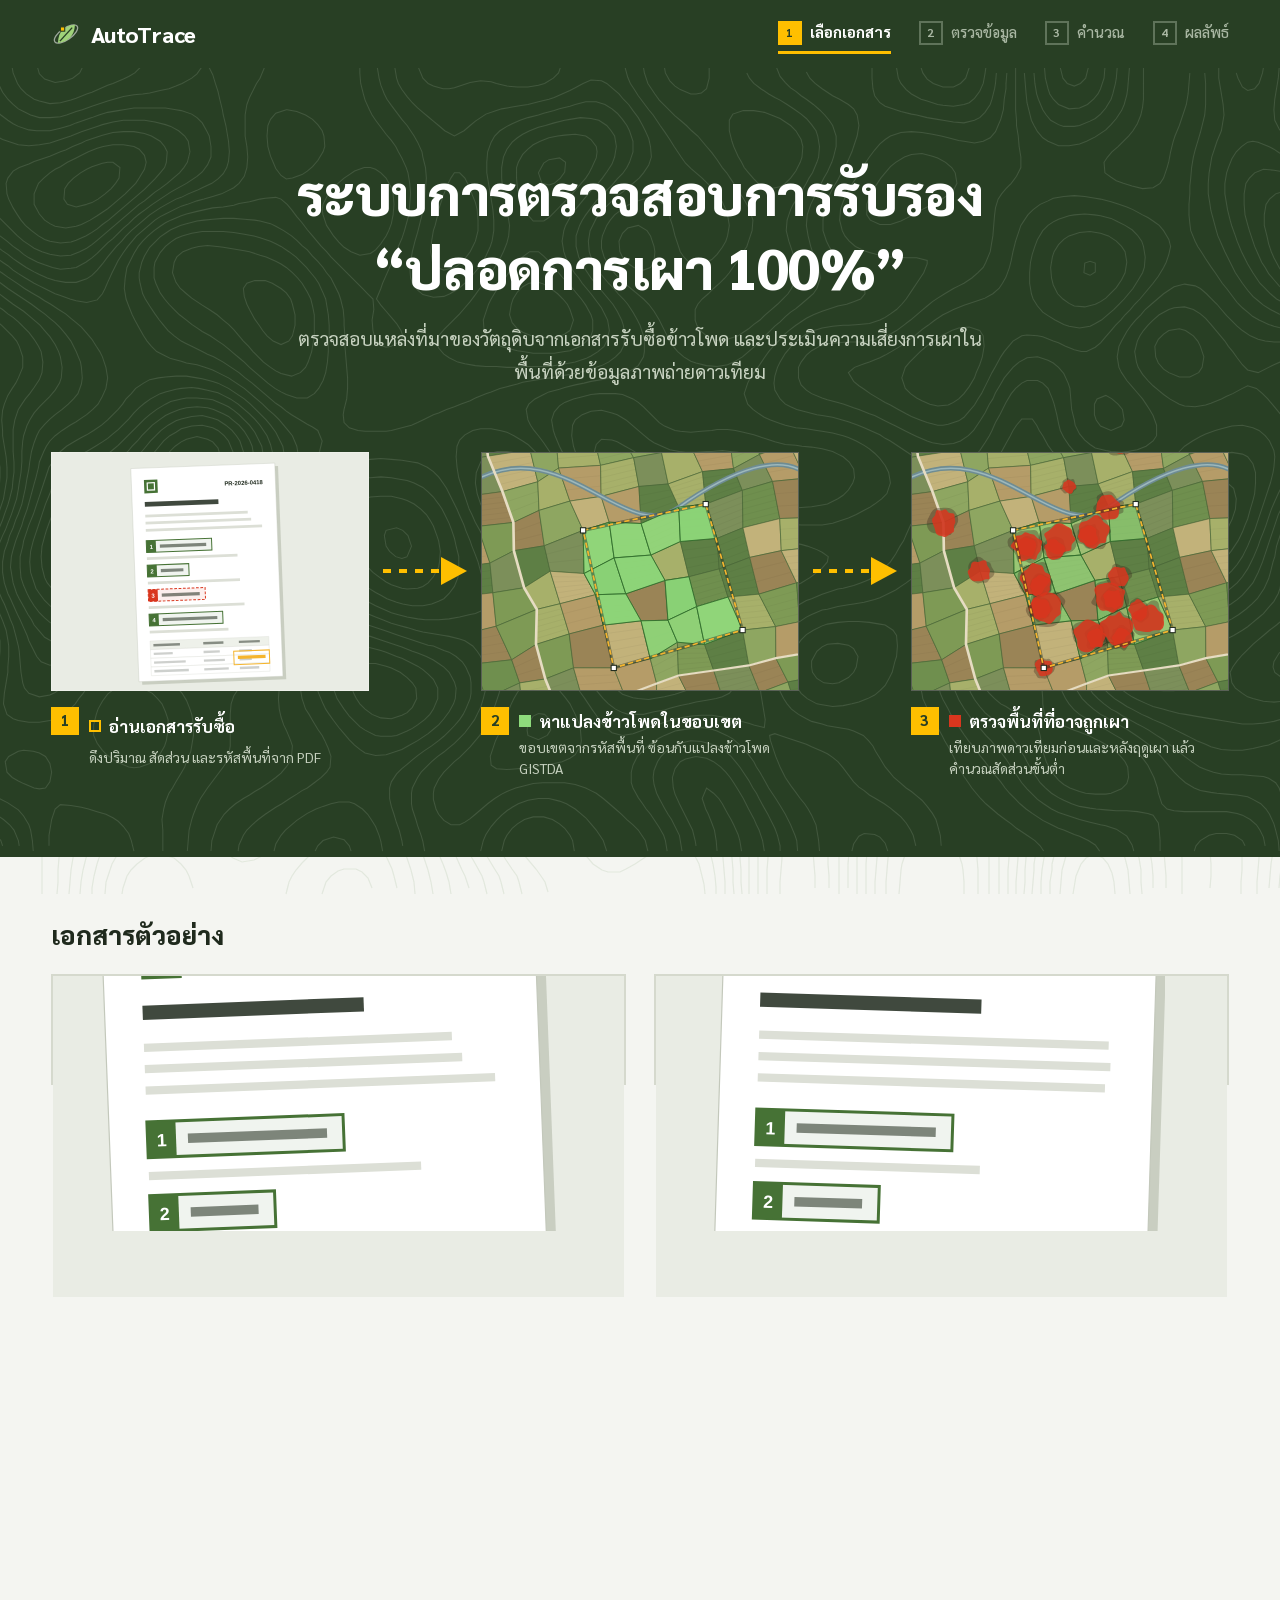
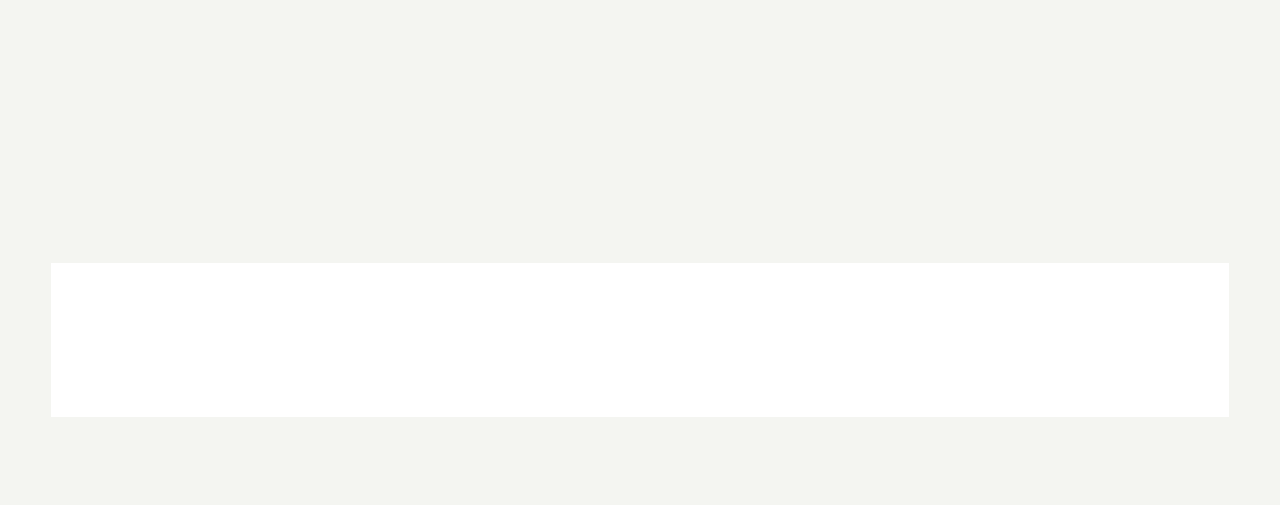
<file: frontend/demo-a/index.html>
<!doctype html>
<html lang="th">
<head>
  <meta charset="utf-8">
  <meta name="viewport" content="width=device-width, initial-scale=1">
  <title>AutoTrace</title>
  <link rel="stylesheet" href="css/fonts.css">
  <link rel="stylesheet" href="css/base.css">
  <link rel="stylesheet" href="css/animations.css">
  <link rel="stylesheet" href="css/header.css">
  <link rel="stylesheet" href="css/select.css">
  <link rel="stylesheet" href="css/review.css">
  <link rel="stylesheet" href="css/loading.css">
  <link rel="stylesheet" href="css/result.css">
  <link rel="stylesheet" href="css/ring.css">
</head>
<body>
  <div id="root"></div>

  <script src="vendor/react.production.min.js"></script>
  <script src="vendor/react-dom.production.min.js"></script>

  <script src="js/views/app.js"></script>
  <script src="js/views/header.js"></script>
  <script src="js/views/select.js"></script>
  <script src="js/views/review.js"></script>
  <script src="js/views/loading.js"></script>
  <script src="js/views/result.js"></script>
  <script src="js/views/ring.js"></script>

  <script src="js/template.js"></script>
  <script src="js/data.js"></script>
  <script src="js/app.js"></script>
  <script src="js/main.js"></script>
</body>
</html>
</file>
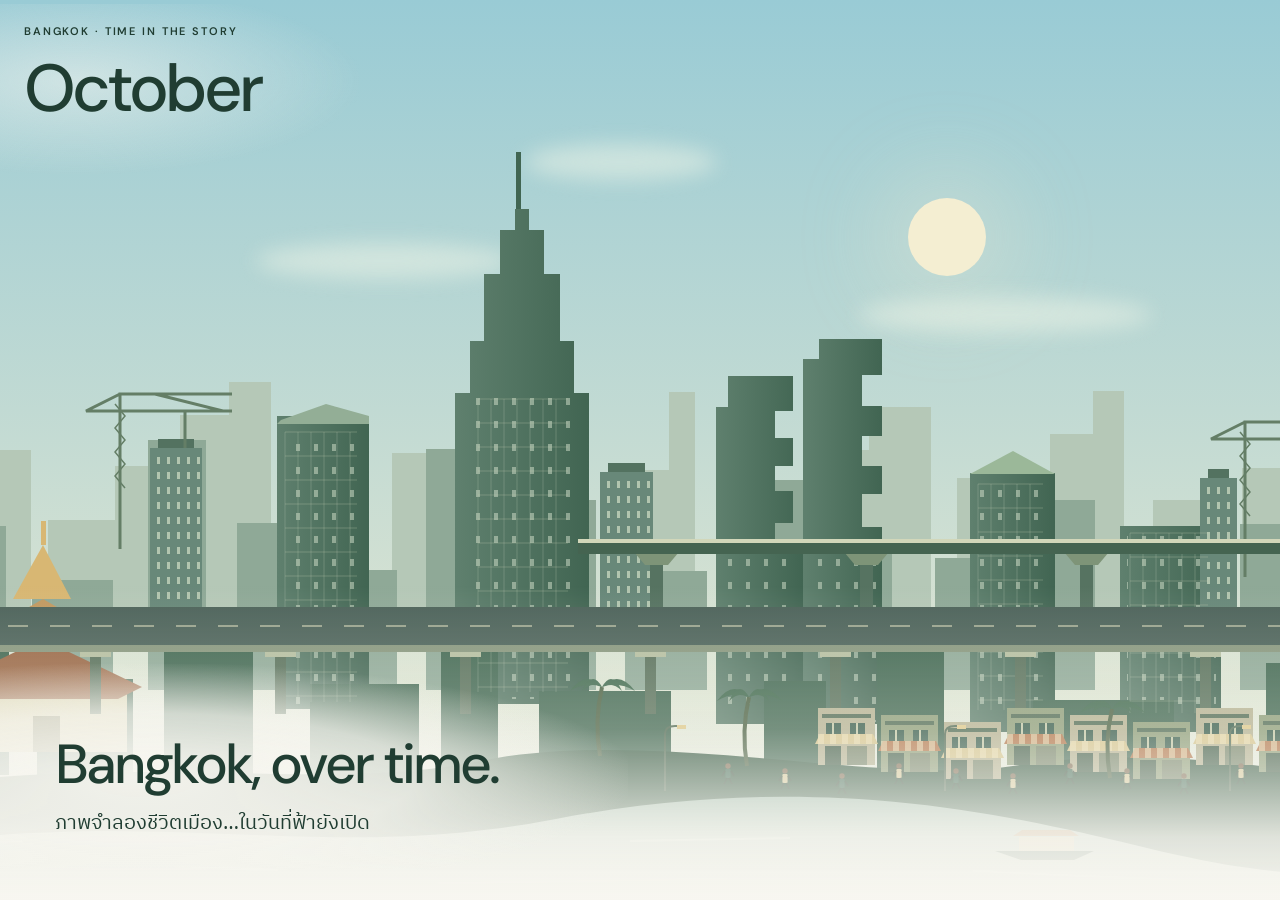
<file: frontend/pitch/index.html>
<!doctype html>
<html lang="en">
<head>
  <meta charset="utf-8">
  <meta name="viewport" content="width=device-width, initial-scale=1">
  <meta name="color-scheme" content="light">
  <title>Bangkok, over time.</title>
  <link rel="icon" href="../assets/favicon.svg" type="image/svg+xml">
  <link rel="stylesheet" href="../assets/fonts.css">
  <link rel="stylesheet" href="pitch.css">
  <script src="terrain.js" defer></script>
  <script src="city.js" defer></script>
  <script src="factory.js" defer></script>
  <script src="suppliers.js" defer></script>
  <script src="evidence.js" defer></script>
  <script src="pitch.js" defer></script>
</head>
<body>
<main id="stage" aria-label="Bangkok over time and a regional perspective">
  <div id="world">
  <div id="sky" aria-hidden="true"></div>
  <div id="stars" aria-hidden="true"></div>
  <div id="sun" aria-hidden="true"></div>
  <div id="moon" aria-hidden="true"></div>
  <div id="wisps" aria-hidden="true"><i></i><i></i><i></i></div>
  <div id="earth-backdrop" aria-hidden="true"></div>
  <canvas id="terrain" aria-label="Illustrative low-poly regional terrain, not a measured geographic dataset"></canvas>
  <div id="region-labels" aria-hidden="true"></div>
  <div id="city" aria-hidden="true">
    <svg viewBox="0 0 1600 900" preserveAspectRatio="xMidYMax slice" xmlns="http://www.w3.org/2000/svg">
      <defs>
        <pattern id="windows" width="18" height="23" patternUnits="userSpaceOnUse"><rect x="6" y="7" width="4" height="7" fill="#d2dfca" opacity=".52"/></pattern>
        <linearGradient id="river" x2="0" y2="1"><stop stop-color="#96b5a5"/><stop offset="1" stop-color="#cbd9c8"/></linearGradient>
        <linearGradient id="building" x2="1" y2="0"><stop stop-color="#5f806e"/><stop offset="1" stop-color="#416552"/></linearGradient>
      </defs>
      <g id="skyline-far" fill="#b5c8b7">
        <path d="M0 [base64]"/>
      </g>
      <g id="skyline-mid" fill="#8fa997">
        <path d="M0 [base64]"/>
      </g>
      <g fill="url(#building)">
        <path d="M437 709V416h92v293Z"/><path d="M441 420l45-16 43 12v8h-92Z" fill="#93ae96"/>
        <path d="M615 704V393h15v-52h14v-67h16v-44h15v-21h14v21h15v44h16v67h14v52h15v311Z"/>
        <path d="M676 209V152h5v57Z" fill="#416552"/>
        <path d="M876 724V407h12v-31h65v35h-18v27h18v28h-18v25h18v32h-18v24h28v177Z"/>
        <path d="M963 724V359h16v-20h63v36h-20v31h20v30h-20v30h20v28h-20v33h20v197Z"/>
        <path d="M1130 732V473h85v259Z"/><path d="M1130 474l43-23 42 23Z" fill="#9bb899"/>
        <rect x="1280" y="526" width="101" height="206"/>
      </g>
      <g fill="url(#windows)"><rect x="443" y="439" width="79" height="270"/><rect x="630" y="395" width="104" height="304"/><rect x="881" y="551" width="77" height="163"/><rect x="970" y="539" width="66" height="183"/><rect x="1137" y="480" width="69" height="240"/><rect x="1287" y="532" width="89" height="181"/></g>
      <g fill="#426852"><path d="M0 775V653h78v122h22V620h69v155h28V679h96v96h31V640h89v135h57V684h109v91h22V651h57v124h41V691h132v84h93V681h62v94h51V648h67v127h89V700h141v75h92V663h84v112h69V690h106v85h43V651h80v124h78Z"/></g>
      <g transform="translate(210 615)"><path d="M-83 137h160v-69H-83Z" fill="#d8d2ab"/><path d="M-107 72l99-48 100 48-24 12H-83Z" fill="#9a6846"/><path d="M-73 22l66-38 66 38-15 13H-58Z" fill="#c29a61"/><path d="M-37-16l30-54 28 54Z" fill="#d8b773"/><path d="M-9-70V-94h5v24Z" fill="#d8b773"/><rect x="-17" y="101" width="27" height="36" fill="#7b7b54"/></g>
      <path d="M0 799C276 744 470 796 641 761S1045 787 1173 766s300-1 427 36v98H0Z" fill="#365a43"/>
      <path d="M0 854C325 799 465 867 716 819s434-9 591 29 216 27 293 10v42H0Z" fill="url(#river)"/>
      <g fill="none" stroke="#e8eee0" stroke-width="2" opacity=".5"><path d="M790 841l160-3m-614 29 102 3m695 1 203 9"/><path d="M598 883l289-4m-803-34 98-4"/></g>
      <g transform="translate(1195 851)"><path d="M-40 0h99l-20 9h-53Z" fill="#284f3c"/><path d="M-16-14h55v14h-55Z" fill="#d6c9a0"/><path d="M-22-15h66l-9-6h-48Z" fill="#b59060"/></g>
    </svg>
  </div>
  <div id="city-lights" aria-hidden="true"></div>
  <div id="haze" aria-hidden="true"><i></i><i></i></div>
  <div id="pm-dust" aria-hidden="true"></div>
  <div id="factory-scene" aria-hidden="true">
    <canvas id="factory-canvas" aria-label="Authored fictional Factory A and businessman, not a real company or sourcing record"></canvas>
    <span id="factory-sign">FACTORY A</span>
  </div>
  <div id="supply-scene" aria-hidden="true">
    <svg id="supply-map" viewBox="0 0 1600 900" preserveAspectRatio="xMidYMid meet" role="img" aria-label="Fictional three-supplier network, not a geographic or logistics dataset"></svg>
  </div>
  <div id="cloud-pass" aria-hidden="true"></div>
  <div id="paper-fade" aria-hidden="true"></div>
  </div>
  <div id="check-backdrop" aria-hidden="true"></div>
  <section id="evidence-scene" aria-hidden="true" aria-label="Illustrated concept workflow, not a live assessment"></section>
  <section id="month-panel" aria-label="Month in the story">
    <span class="eyebrow">BANGKOK · TIME IN THE STORY</span>
    <div id="month" aria-live="polite">October</div>
  </section>
  <section id="factory-claim" aria-live="polite" aria-hidden="true" lang="th">
    <span class="eyebrow">Factory A · โรงงานสมมติ</span>
    <p>“ข้าวโพดของเรา 100% มาจากแปลงที่ไม่เผา ในช่วงเวลาที่ระบุ”</p>
  </section>
  <section class="caption" aria-live="polite"><h1 id="title">Bangkok, over time.</h1><p id="description" lang="th">ภาพจำลองชีวิตเมือง…ในวันที่ฟ้ายังเปิด</p></section>
</main>
</body>
</html>
</file>
<file: frontend/demo-a/css/fonts.css>
/* Sarabun is bundled in fonts/ so the demo still works with no internet at the venue */

@font-face {
  font-family: 'Sarabun';
  font-style: normal;
  font-weight: 400;
  font-display: swap;
  src: url('../fonts/sarabun-thai-400-normal.woff2') format('woff2');
  unicode-range: U+02D7, U+0303, U+0331, U+0E01-0E5B, U+200C-200D, U+25CC;
}

@font-face {
  font-family: 'Sarabun';
  font-style: normal;
  font-weight: 400;
  font-display: swap;
  src: url('../fonts/sarabun-latin-400-normal.woff2') format('woff2');
  unicode-range: U+0000-00FF, U+0131, U+0152-0153, U+02BB-02BC, U+02C6, U+02DA, U+02DC, U+0304, U+0308, U+0329, U+2000-206F, U+20AC, U+2122, U+2191, U+2193, U+2212, U+2215, U+FEFF, U+FFFD;
}

@font-face {
  font-family: 'Sarabun';
  font-style: normal;
  font-weight: 500;
  font-display: swap;
  src: url('../fonts/sarabun-thai-500-normal.woff2') format('woff2');
  unicode-range: U+02D7, U+0303, U+0331, U+0E01-0E5B, U+200C-200D, U+25CC;
}

@font-face {
  font-family: 'Sarabun';
  font-style: normal;
  font-weight: 500;
  font-display: swap;
  src: url('../fonts/sarabun-latin-500-normal.woff2') format('woff2');
  unicode-range: U+0000-00FF, U+0131, U+0152-0153, U+02BB-02BC, U+02C6, U+02DA, U+02DC, U+0304, U+0308, U+0329, U+2000-206F, U+20AC, U+2122, U+2191, U+2193, U+2212, U+2215, U+FEFF, U+FFFD;
}

@font-face {
  font-family: 'Sarabun';
  font-style: normal;
  font-weight: 600;
  font-display: swap;
  src: url('../fonts/sarabun-thai-600-normal.woff2') format('woff2');
  unicode-range: U+02D7, U+0303, U+0331, U+0E01-0E5B, U+200C-200D, U+25CC;
}

@font-face {
  font-family: 'Sarabun';
  font-style: normal;
  font-weight: 600;
  font-display: swap;
  src: url('../fonts/sarabun-latin-600-normal.woff2') format('woff2');
  unicode-range: U+0000-00FF, U+0131, U+0152-0153, U+02BB-02BC, U+02C6, U+02DA, U+02DC, U+0304, U+0308, U+0329, U+2000-206F, U+20AC, U+2122, U+2191, U+2193, U+2212, U+2215, U+FEFF, U+FFFD;
}

@font-face {
  font-family: 'Sarabun';
  font-style: normal;
  font-weight: 700;
  font-display: swap;
  src: url('../fonts/sarabun-thai-700-normal.woff2') format('woff2');
  unicode-range: U+02D7, U+0303, U+0331, U+0E01-0E5B, U+200C-200D, U+25CC;
}

@font-face {
  font-family: 'Sarabun';
  font-style: normal;
  font-weight: 700;
  font-display: swap;
  src: url('../fonts/sarabun-latin-700-normal.woff2') format('woff2');
  unicode-range: U+0000-00FF, U+0131, U+0152-0153, U+02BB-02BC, U+02C6, U+02DA, U+02DC, U+0304, U+0308, U+0329, U+2000-206F, U+20AC, U+2122, U+2191, U+2193, U+2212, U+2215, U+FEFF, U+FFFD;
}

@font-face {
  font-family: 'Sarabun';
  font-style: normal;
  font-weight: 800;
  font-display: swap;
  src: url('../fonts/sarabun-thai-800-normal.woff2') format('woff2');
  unicode-range: U+02D7, U+0303, U+0331, U+0E01-0E5B, U+200C-200D, U+25CC;
}

@font-face {
  font-family: 'Sarabun';
  font-style: normal;
  font-weight: 800;
  font-display: swap;
  src: url('../fonts/sarabun-latin-800-normal.woff2') format('woff2');
  unicode-range: U+0000-00FF, U+0131, U+0152-0153, U+02BB-02BC, U+02C6, U+02DA, U+02DC, U+0304, U+0308, U+0329, U+2000-206F, U+20AC, U+2122, U+2191, U+2193, U+2212, U+2215, U+FEFF, U+FFFD;
}
</file>
<file: frontend/demo-a/css/base.css>
:root {
  --brand: #283F24;
  --green: #467235;
  --accent: #FFBF00;
  --accent-hover: #F0B400;
  --soft: #FFF78D;

  --burn: #D9361E;
  --burn-ink: #A82814;
  --burn-tint: #FBE9E6;
  --warn-soft: #FCEBE7;
  --clean-tint: #E6EFE0;
  --clean-ink: #2C5321;

  --bg: #F4F5F1;
  --ink: #1F2A1D;
  --muted: #56604D;
  --line: #D5D9CD;
  --on-dark-muted: #C6D1BF;
  --cell-idle: #E3E6DE;
  --step-off: #A9B7A3;
  --step-off-border: #5F735A;
}

body {
  margin: 0;
  background: var(--bg);
}

::selection {
  background: var(--soft);
  color: var(--ink);
}

input {
  caret-color: var(--brand);
  accent-color: var(--brand);
}

a {
  color: var(--ink);
  text-underline-offset: 3px;
}

button,
input {
  font: inherit;
  color: inherit;
}

button {
  cursor: pointer;
}

a:focus-visible,
button:focus-visible,
input:focus-visible {
  outline: 3px solid var(--brand);
  outline-offset: 2px;
}

html {
  scrollbar-color: var(--muted) var(--bg);
}

.page {
  min-height: 100vh;
  display: flex;
  flex-direction: column;
  color: var(--ink);
  font-family: 'Sarabun', sans-serif;
  font-size: 17px;
  line-height: 1.65;
  background-color: var(--bg);
  background-image: url(../images/topo-light.svg);
  background-size: cover;
  background-attachment: fixed;
  background-position: center;
}

.wrap,
.wrap-wide {
  margin-left: auto;
  margin-right: auto;
  padding-left: clamp(20px, 4vw, 64px);
  padding-right: clamp(20px, 4vw, 64px);
  box-sizing: border-box;
  width: 100%;
}

.wrap {
  max-width: 1440px;
}

.wrap-wide {
  max-width: 1560px;
}

/* ---------- small shared pieces ---------- */

.num {
  font-variant-numeric: tabular-nums;
}

.muted {
  color: var(--muted);
}

.nw {
  white-space: nowrap;
}

.page-title {
  margin: 0;
  font-size: 36px;
  line-height: 1.3;
  font-weight: 800;
}

.title-block {
  display: flex;
  flex-direction: column;
  gap: 6px;
}

.section-title {
  margin: 0;
  font-size: 26px;
  font-weight: 800;
}

.bar {
  height: 8px;
  background: var(--line);
}

.bar-fill {
  height: 8px;
  background: var(--brand);
}

.tag {
  display: inline-flex;
  align-items: center;
  padding: 3px 10px;
  color: #fff;
  font-size: 14px;
  font-weight: 700;
  white-space: nowrap;
}

.tag.burn {
  background: var(--burn);
}

.tag.clean {
  background: var(--green);
}

.ok-note {
  display: inline-flex;
  align-items: center;
  gap: 6px;
  font-size: 13px;
  color: var(--muted);
}

.ok-note .tick {
  width: 16px;
  height: 16px;
  display: inline-flex;
  align-items: center;
  justify-content: center;
  background: var(--green);
  color: #fff;
}

/* little colour squares used in legends */
.key {
  width: 14px;
  height: 14px;
  flex: 0 0 auto;
}

.key.burn {
  background: var(--burn);
}

.key.clean {
  background: var(--green);
}

.key.maize {
  background: #7ed98a;
}

.key.boundary {
  box-sizing: border-box;
  border: 2px solid #f5a623;
}

/* ---------- buttons ---------- */

.cta {
  display: inline-flex;
  align-items: center;
  justify-content: center;
  gap: 10px;
  min-height: 52px;
  padding: 12px 28px;
  box-sizing: border-box;
  background: var(--accent);
  color: var(--brand);
  border: 0;
  font-weight: 700;
  font-size: 17px;
  transition: background-color .15s ease;
}

.cta:hover,
.cta:focus-visible {
  background: var(--accent-hover);
}

.ghost {
  display: inline-flex;
  align-items: center;
  justify-content: center;
  gap: 8px;
  min-height: 48px;
  padding: 10px 22px;
  box-sizing: border-box;
  background: #fff;
  color: var(--brand);
  border: 2px solid var(--brand);
  font-weight: 600;
  font-size: 16px;
  transition: background-color .15s ease, color .15s ease;
}

.ghost:hover,
.ghost:focus-visible {
  background: var(--brand);
  color: #fff;
}

.ghost.full {
  width: 100%;
}

/* grids that drop to one column on tablets and phones */
@media (max-width: 1080px) {
  .g2,
  .g3 {
    grid-template-columns: minmax(0, 1fr) !important;
  }
}

@media (max-width: 760px) {
  .nw {
    white-space: normal;
  }
}
</file>
<file: frontend/demo-a/css/animations.css>
.screen {
  animation: screen-in .38s cubic-bezier(.16, 1, .3, 1) both;
}

@keyframes screen-in {
  from { opacity: 0; transform: translateY(12px); }
  to { opacity: 1; transform: none; }
}

.overlay {
  animation: fade .25s ease both;
}

@keyframes fade {
  from { opacity: 0; }
  to { opacity: 1; }
}

/* things that fade in when JS adds the "on" class */
.reveal {
  opacity: 0;
  transform: translateY(8px);
  transition: opacity .5s cubic-bezier(.16, 1, .3, 1), transform .5s cubic-bezier(.16, 1, .3, 1);
}

.reveal.on {
  opacity: 1;
  transform: none;
}

/* the width / height / clip values are set from JS, these just make them move smoothly */
.layer { transition: clip-path .9s cubic-bezier(.65, 0, .35, 1); }
.cell { transition: background-color .35s ease; }
.grow { transition: height 1s cubic-bezier(.16, 1, .3, 1); }
.fill { transition: width 1s linear; }
.upfill { transition: width 1.3s cubic-bezier(.4, 0, .2, 1); }
.arc { transition: stroke-dashoffset 1s cubic-bezier(.16, 1, .3, 1); }
.fadeop { transition: opacity .45s ease; }
.sign { display: inline-block; transition: transform .2s ease; }

.scan {
  position: absolute;
  left: 0;
  right: 0;
  height: 3px;
  background: #fff;
  opacity: .85;
  animation: scan 1.1s linear infinite alternate;
}

@keyframes scan {
  from { top: 0; }
  to { top: calc(100% - 3px); }
}

.pulse {
  animation: pulse 1s ease-in-out infinite alternate;
}

@keyframes pulse {
  from { opacity: .35; }
  to { opacity: 1; }
}

.pipe {
  animation: pipe-in .9s cubic-bezier(.16, 1, .3, 1) both;
}

@keyframes pipe-in {
  from { opacity: 0; clip-path: inset(0 0 100% 0); transform: translateY(16px); }
  to { opacity: 1; clip-path: inset(0 0 0 0); transform: none; }
}

.pipe-arrow {
  animation: arrow-in .6s cubic-bezier(.16, 1, .3, 1) both;
}

@keyframes arrow-in {
  from { opacity: 0; transform: translateX(-14px); }
  to { opacity: 1; transform: none; }
}

/* dashed line that keeps moving along the arrow */
.trace {
  stroke-dasharray: 8 8;
  animation: trace 1s linear infinite;
}

@keyframes trace {
  to { stroke-dashoffset: -32; }
}

.read-progress {
  display: none;
}

/* scroll effects, only for browsers that support scroll-driven animations (Chrome, Edge).
   other browsers just show everything without the effect */
@supports (animation-timeline: view()) {
  .sr {
    animation: sr-in linear both;
    animation-timeline: view();
    animation-range: entry 0% cover 26%;
  }

  @keyframes sr-in {
    from { opacity: 0; transform: translateY(48px); }
    to { opacity: 1; transform: none; }
  }

  .sr-orbit {
    animation: sr-orbit linear both;
    animation-timeline: view();
    animation-range: entry 0% cover 45%;
  }

  @keyframes sr-orbit {
    from { transform: scale(1.14); filter: saturate(.6) brightness(.85); }
    to { transform: none; filter: none; }
  }

  .sr-y {
    transform-origin: bottom;
    animation: sr-y linear both;
    animation-timeline: view();
    animation-range: entry 20% cover 45%;
  }

  @keyframes sr-y {
    from { transform: scaleY(0); }
    to { transform: none; }
  }

  /* yellow line under the header that fills up as you scroll the result page */
  .read-progress {
    display: block;
    position: absolute;
    left: 0;
    right: 0;
    bottom: -3px;
    height: 3px;
    background: var(--accent);
    transform-origin: left;
    animation: readp linear both;
    animation-timeline: scroll(root);
  }

  @keyframes readp {
    from { transform: scaleX(0); }
    to { transform: scaleX(1); }
  }
}

@media (prefers-reduced-motion: reduce) {
  * {
    animation-duration: .01s !important;
    transition-duration: .01s !important;
  }

  .scan,
  .pulse,
  .trace {
    animation: none;
  }

  .sr,
  .sr-orbit,
  .sr-y {
    animation: none !important;
  }
}
</file>
<file: frontend/demo-a/css/header.css>
.topbar {
  position: sticky;
  top: 0;
  z-index: 30;
  background: var(--brand);
}

.topbar-inner {
  padding-top: 12px;
  padding-bottom: 12px;
  display: flex;
  flex-wrap: wrap;
  gap: 12px 40px;
  align-items: center;
  justify-content: space-between;
}

.logo {
  display: flex;
  gap: 10px;
  align-items: center;
  padding: 4px 0;
  background: none;
  border: 0;
  color: #fff;
  font-weight: 800;
  font-size: 22px;
  letter-spacing: -0.01em;
}

.steps {
  list-style: none;
  margin: 0;
  padding: 0;
  display: flex;
  flex-wrap: wrap;
  gap: 8px 28px;
  font-size: 15px;
}

.steps li {
  display: flex;
  gap: 8px;
  align-items: center;
  padding: 6px 0;
  border-bottom: 3px solid transparent;
}

.step-box {
  width: 24px;
  height: 24px;
  box-sizing: border-box;
  display: flex;
  align-items: center;
  justify-content: center;
  border: 2px solid transparent;
  font-size: 12px;
  font-weight: 700;
  transition: background-color .3s ease;
}

/* on phones only the current step keeps its label */
@media (max-width: 760px) {
  .steps .lab {
    display: none;
  }

  .steps li[data-cur="true"] .lab {
    display: inline;
  }
}
</file>
<file: frontend/demo-a/css/select.css>
/* ---------- hero ---------- */

.hero {
  color: #fff;
  border-bottom: 1px solid var(--brand);
  background-color: var(--brand);
  background-image: url(../images/topo-dark.svg);
  background-size: cover;
  background-position: center;
}

.hero-inner {
  padding-top: clamp(48px, 7vw, 88px);
  padding-bottom: clamp(48px, 6vw, 80px);
  display: flex;
  flex-direction: column;
  gap: clamp(40px, 5vw, 64px);
}

.hero-text {
  display: flex;
  flex-direction: column;
  align-items: center;
  gap: 18px;
  text-align: center;
}

.hero-text h1 {
  margin: 0;
  max-width: 18em;
  font-size: clamp(34px, 4.4vw, 58px);
  line-height: 1.3;
  font-weight: 800;
  letter-spacing: -0.01em;
  text-wrap: balance;
}

.hero-text p {
  margin: 0;
  max-width: 36em;
  font-size: clamp(17px, 1.5vw, 20px);
  line-height: 1.75;
  color: var(--on-dark-muted);
  text-wrap: pretty;
}

/* ---------- 3 step pipeline ---------- */

/* pictures sit in row 1 and captions in row 2,
   so the arrows (also row 1) line up with the middle of the pictures */
.pipe-grid {
  display: grid;
  grid-template-columns: minmax(0, 1fr) 112px minmax(0, 1fr) 112px minmax(0, 1fr);
  grid-template-rows: auto auto;
  row-gap: 16px;
}

.pipe-pic {
  grid-row: 1;
  position: relative;
  aspect-ratio: 4 / 3;
  overflow: hidden;
  border: 1px solid rgba(255, 255, 255, 0.22);
  background: #2a3427;
}

.pipe-pic img {
  position: absolute;
  inset: 0;
  width: 100%;
  height: 100%;
  object-fit: cover;
}

.pipe-pic.doc-pic {
  background: #E9ECE4;
}

.pipe-pic.doc-pic img {
  object-fit: contain;
}

.pipe-cap {
  grid-row: 2;
  display: grid;
  grid-template-columns: 28px 1fr;
  gap: 2px 10px;
  color: #fff;
}

.pipe-num {
  grid-row: span 2;
  width: 28px;
  height: 28px;
  display: flex;
  align-items: center;
  justify-content: center;
  background: var(--accent);
  color: var(--brand);
  font-weight: 800;
  font-size: 15px;
}

.pipe-title {
  display: flex;
  gap: 8px;
  align-items: center;
  font-weight: 700;
  font-size: 17px;
}

.pipe-note {
  font-size: 14px;
  line-height: 1.5;
  color: var(--on-dark-muted);
}

.swatch {
  width: 12px;
  height: 12px;
  flex: 0 0 auto;
}

.swatch.doc {
  box-sizing: border-box;
  border: 2px solid var(--accent);
}

.swatch.maize {
  background: #8EDB7C;
}

.swatch.burn {
  background: var(--burn);
}

.pipe-link {
  grid-row: 1;
  align-self: center;
  display: flex;
  align-items: center;
  justify-content: center;
}

.pipe-grid .first { grid-column: 1; }
.pipe-grid .second { grid-column: 3; }
.pipe-grid .third { grid-column: 5; }
.pipe-link.first { grid-column: 2; }
.pipe-link.second { grid-column: 4; }

/* each piece comes in a little after the one before it */
.pipe-pic.first { animation-delay: .1s; }
.pipe-cap.first { animation-delay: .2s; }
.pipe-link.first { animation-delay: .35s; }
.pipe-pic.second { animation-delay: .3s; }
.pipe-cap.second { animation-delay: .4s; }
.pipe-link.second { animation-delay: .55s; }
.pipe-pic.third { animation-delay: .5s; }
.pipe-cap.third { animation-delay: .6s; }

/* ---------- sample documents ---------- */

.select-main {
  padding-top: 56px;
  padding-bottom: 88px;
  display: flex;
  flex-direction: column;
  gap: 56px;
}

.samples {
  display: flex;
  flex-direction: column;
  gap: 18px;
}

.doc-cards {
  display: grid;
  grid-template-columns: repeat(2, minmax(0, 1fr));
  gap: 28px;
}

.doc-card {
  display: flex;
  flex-direction: column;
  background: #fff;
  border: 2px solid var(--line);
  transition: border-color .15s ease;
}

/* !important because the selected border colour comes in as an inline style */
.doc-card:hover,
.doc-card:focus-within {
  border-color: var(--brand) !important;
}

.doc-thumb {
  position: relative;
  aspect-ratio: 16 / 9;
  overflow: hidden;
  background: #E9ECE4;
}

.doc-thumb .art {
  position: absolute;
  inset: 0;
  width: 100%;
  height: 100%;
  object-fit: cover;
  object-position: center 30%;
  transition: transform .6s cubic-bezier(.16, 1, .3, 1);
}

.doc-card:hover .art {
  transform: scale(1.035);
}

.doc-pin {
  position: absolute;
  left: 0;
  bottom: 0;
  display: flex;
  align-items: center;
  gap: 6px;
  padding: 6px 12px;
  background: var(--brand);
  color: #fff;
  font-size: 14px;
}

.doc-body {
  flex: 1;
  display: flex;
  flex-direction: column;
  gap: 20px;
  padding: 24px 28px 28px;
}

.doc-head {
  display: flex;
  justify-content: space-between;
  align-items: baseline;
  gap: 12px;
}

.doc-head h3 {
  margin: 0;
  font-size: 28px;
  font-weight: 800;
  line-height: 1.3;
}

.doc-no {
  font-size: 15px;
  color: var(--muted);
}

.doc-facts {
  margin: 0;
  display: grid;
  grid-template-columns: 120px minmax(0, 1fr);
  gap: 8px 16px;
  font-size: 16px;
}

.doc-facts dt {
  color: var(--muted);
}

.doc-facts dd {
  margin: 0;
}

.doc-facts .with-icon {
  display: flex;
  gap: 6px;
  align-items: center;
}

.claim {
  padding: 3px 8px;
  background: var(--soft);
  font-weight: 700;
}

.doc-action {
  margin-top: auto;
}

.upload-progress {
  display: flex;
  flex-direction: column;
  gap: 10px;
}

.upload-progress-head {
  display: flex;
  justify-content: space-between;
  gap: 12px;
  font-weight: 600;
}

.upload-progress .ok {
  color: var(--green);
}

/* ---------- upload box ---------- */

.dropzone {
  display: flex;
  flex-wrap: wrap;
  gap: 12px 20px;
  align-items: center;
  padding: 18px 22px;
  border: 2px dashed var(--green);
  background: #fff;
}

.dropzone-icon {
  color: var(--brand);
}

.dropzone-text {
  flex: 1 1 260px;
  min-width: 0;
}

/* ---------- history table ---------- */

.history {
  display: flex;
  flex-direction: column;
  gap: 14px;
}

.history .section-title {
  font-size: 24px;
}

.table-scroll {
  overflow-x: auto;
}

.history-table {
  width: 100%;
  border-collapse: collapse;
  background: #fff;
  border: 1px solid var(--line);
  font-size: 16px;
}

.history-table th {
  padding: 10px 16px;
  text-align: left;
  font-weight: 600;
  font-size: 14px;
  color: var(--muted);
  border-bottom: 1px solid var(--line);
}

.history-table td {
  padding: 12px 16px;
  border-bottom: 1px solid var(--line);
  transition: background-color .15s ease;
}

.history-table .row:hover td {
  background: var(--bg);
}

.history-table .company {
  font-weight: 600;
}

.mini-bar {
  display: inline-block;
  position: relative;
  width: 112px;
  height: 8px;
  margin-right: 12px;
  vertical-align: middle;
  background: var(--line);
}

.mini-bar span {
  position: absolute;
  left: 0;
  top: 0;
  bottom: 0;
}

.mini-bar .burn { background: var(--burn); }
.mini-bar .clean { background: var(--green); }
.score.burn { color: var(--burn); }
.score.clean { color: var(--green); }

/* ---------- smaller screens ---------- */

@media (max-width: 1080px) {
  .pipe-grid {
    display: flex;
    flex-direction: column;
  }

  /* arrows turn to point down when the steps stack */
  .pipe-grid .pipe-link {
    height: 72px;
  }

  .pipe-grid .pipe-link svg {
    width: 72px;
    height: 28px;
    transform: rotate(90deg);
  }

  .pipe-grid .pipe-cap {
    margin-bottom: 4px;
  }
}
</file>
<file: frontend/demo-a/css/review.css>
.review-screen {
  display: flex;
  flex-direction: column;
  min-height: 100%;
}

.review-main {
  flex: 1;
  padding-top: 36px;
  padding-bottom: 64px;
  display: flex;
  flex-direction: column;
  gap: 24px;
}

.review-head {
  display: flex;
  flex-wrap: wrap;
  justify-content: space-between;
  align-items: flex-end;
  gap: 16px 32px;
}

.page-sub {
  margin: 0;
  font-size: 17px;
  color: var(--muted);
}

.match-count {
  display: flex;
  gap: 12px;
  align-items: center;
  font-size: 15px;
}

.meter {
  display: flex;
  gap: 4px;
}

.meter-seg {
  width: 26px;
  height: 8px;
  box-sizing: border-box;
  border: 2px solid transparent;
  transition: background-color .3s ease;
}

.warn-text {
  color: var(--burn-ink);
}

.review-grid {
  display: grid;
  grid-template-columns: minmax(0, 1fr) minmax(0, 1.15fr);
  gap: 28px;
  align-items: stretch;
}

.panel {
  background: #fff;
  border: 1px solid var(--line);
}

.panel-head {
  display: flex;
  justify-content: space-between;
  align-items: center;
  gap: 12px;
  padding: 14px 20px;
  border-bottom: 1px solid var(--line);
}

.panel-head h2 {
  margin: 0;
  font-size: 19px;
  font-weight: 700;
}

.panel-meta {
  display: inline-flex;
  gap: 6px;
  align-items: center;
  font-size: 14px;
  color: var(--muted);
}

/* ---------- left: document next to the fields it was read into ---------- */

.doc-check {
  display: grid;
  grid-template-columns: 184px minmax(0, 1fr);
  gap: 20px;
  padding: 20px;
}

.page-preview {
  display: flex;
  flex-direction: column;
  gap: 8px;
  max-width: 220px;
}

.mini-page-frame {
  padding: 10px;
  background: var(--bg);
  border: 1px solid var(--line);
}

/* tiny A4 page, the boxes show where each value was read from */
.mini-page {
  aspect-ratio: 210 / 297;
  padding: 12px 10px;
  box-sizing: border-box;
  display: flex;
  flex-direction: column;
  gap: 6px;
  background: #fff;
  font-size: 11px;
  line-height: 1.25;
}

.mini-page .ln {
  height: 5px;
  background: #E3E5DF;
}

.mark-box {
  display: flex;
  gap: 5px;
  align-items: center;
  padding: 2px 5px;
  border: 2px solid var(--ink);
  background: rgba(0, 0, 0, 0.04);
  font-weight: 700;
  transition: background-color .3s ease;
}

.mark-box span {
  width: 13px;
  height: 13px;
  flex: 0 0 auto;
  display: inline-flex;
  align-items: center;
  justify-content: center;
  background: var(--brand);
  color: #fff;
  font-size: 9px;
}

.page-count {
  text-align: center;
  font-size: 13px;
  color: var(--muted);
}

.fields {
  display: flex;
  flex-direction: column;
  gap: 18px;
}

.field {
  display: flex;
  flex-direction: column;
  gap: 6px;
}

.field-label {
  display: flex;
  gap: 10px;
  align-items: center;
  font-size: 15px;
  font-weight: 600;
}

.field-no {
  width: 24px;
  height: 24px;
  flex: 0 0 auto;
  box-sizing: border-box;
  display: inline-flex;
  align-items: center;
  justify-content: center;
  background: var(--brand);
  color: #fff;
  font-size: 12px;
  font-weight: 700;
  transition: background-color .3s ease;
}

.input {
  width: 100%;
  min-height: 46px;
  box-sizing: border-box;
  padding: 10px 12px;
  border: 2px solid var(--ink);
  background: #fff;
  font-size: 17px;
}

/* the box bleeds out a bit so the dashed outline doesn't touch the text */
.field-check {
  gap: 8px;
  padding: 14px;
  margin: 0 -14px;
  outline-offset: -2px;
  transition: background-color .3s ease;
}

.share-inputs {
  display: grid;
  grid-template-columns: 64px auto minmax(0, 104px) auto;
  justify-content: start;
  gap: 8px;
  align-items: center;
}

.pending-note {
  display: flex;
  flex-wrap: wrap;
  gap: 10px 16px;
  align-items: center;
  justify-content: space-between;
}

.pending-note .warn-text {
  display: inline-flex;
  gap: 6px;
  align-items: center;
  font-size: 14px;
  font-weight: 700;
}

.ghost.small {
  min-height: 40px;
  padding: 6px 14px;
  font-size: 15px;
  font-weight: 700;
}

/* ---------- right: map ---------- */

.map {
  position: relative;
  aspect-ratio: 1830 / 960;
  overflow: hidden;
  background: #cfd3ca;
}

.map img {
  position: absolute;
  inset: 0;
  width: 100%;
  height: 100%;
  object-fit: cover;
}

.map-handle {
  position: absolute;
  width: 14px;
  height: 14px;
  margin: -7px;
  background: #fff;
  border: 2px solid var(--ink);
}

.map-tag {
  position: absolute;
  padding: 6px 10px;
  background: var(--brand);
  color: #fff;
  line-height: 1.3;
}

.map-tag-name {
  font-weight: 700;
}

.map-tag-size {
  font-size: 13px;
}

.map-tools {
  position: absolute;
  right: 12px;
  top: 12px;
  display: flex;
  background: #fff;
  border: 1px solid var(--line);
}

.tool {
  display: flex;
  gap: 6px;
  align-items: center;
  min-height: 40px;
  padding: 6px 12px;
  border: 0;
  background: #fff;
  color: var(--ink);
  font-size: 14px;
}

.tool + .tool {
  border-left: 1px solid var(--line);
}

.tool.active {
  background: var(--bg);
  font-weight: 600;
}

.tool:hover {
  background: var(--bg);
}

.map-body {
  padding: 20px;
  display: flex;
  flex-direction: column;
  gap: 18px;
}

.map-note {
  margin: 0;
  font-size: 14px;
  color: var(--muted);
}

.coords {
  display: grid;
  grid-template-columns: 1fr 1fr 1fr;
  gap: 16px;
  align-items: start;
}

.coord-label {
  font-size: 15px;
  font-weight: 600;
}

/* same height as the inputs so the three columns line up */
.area-size {
  font-size: 26px;
  font-weight: 800;
  line-height: 46px;
  white-space: nowrap;
}

.area-size .unit {
  font-size: 15px;
  font-weight: 600;
}

.area-size .km {
  font-size: 14px;
  font-weight: 400;
  color: var(--muted);
}

.match-choice {
  display: flex;
  flex-direction: column;
  gap: 10px;
}

.match-choice-title {
  font-weight: 700;
}

.choice-row {
  display: grid;
  grid-template-columns: 1fr 1fr;
}

.choice {
  display: flex;
  gap: 10px;
  align-items: center;
  min-height: 50px;
  padding: 0 16px;
  border: 2px solid var(--brand);
  font-weight: 600;
  text-align: left;
  transition: background-color .15s ease, color .15s ease;
}

.choice + .choice {
  border-left: 0;
}

/* ---------- back / next ---------- */

.review-actions {
  display: flex;
  flex-wrap: wrap;
  gap: 16px 24px;
  align-items: center;
  justify-content: space-between;
  padding-top: 24px;
  border-top: 1px solid var(--line);
}

.review-actions-next {
  display: flex;
  flex-wrap: wrap;
  gap: 12px 24px;
  align-items: center;
  justify-content: flex-end;
}
</file>
<file: frontend/demo-a/css/loading.css>
.loading-main {
  padding-top: 48px;
  padding-bottom: 72px;
  display: grid;
  grid-template-columns: minmax(0, 0.85fr) minmax(0, 1.15fr);
  gap: clamp(32px, 4vw, 72px);
  align-items: start;
}

.loading-side {
  display: flex;
  flex-direction: column;
  gap: 24px;
}

.loading-sub {
  margin: 0;
  color: var(--muted);
}

.load-progress {
  display: flex;
  flex-direction: column;
  gap: 8px;
}

.load-count {
  display: flex;
  justify-content: space-between;
  font-size: 14px;
  color: var(--muted);
}

/* ---------- step list ---------- */

.load-steps {
  list-style: none;
  margin: 0;
  padding: 0;
}

.load-steps li {
  display: grid;
  grid-template-columns: 32px 1fr auto;
  column-gap: 16px;
  transition: opacity .35s ease;
}

.step-rail {
  display: flex;
  flex-direction: column;
  align-items: center;
}

.step-mark {
  width: 32px;
  height: 32px;
  box-sizing: border-box;
  display: flex;
  align-items: center;
  justify-content: center;
}

.step-mark.done {
  background: var(--green);
  color: #fff;
}

.step-mark.now {
  border: 2px solid var(--brand);
}

.step-mark.now .pulse {
  width: 12px;
  height: 12px;
  background: var(--brand);
}

.step-mark.wait {
  border: 2px solid var(--line);
  color: var(--muted);
  font-size: 14px;
  font-weight: 700;
}

/* the line that joins one step to the next */
.step-line {
  width: 2px;
  flex: 1;
  min-height: 16px;
  transition: background-color .35s ease;
}

.step-text {
  padding: 4px 0 22px;
}

.step-title {
  font-weight: 700;
  font-size: 18px;
}

.step-found {
  font-size: 15px;
  color: var(--muted);
}

.step-status {
  padding-top: 6px;
  font-size: 14px;
  color: var(--muted);
}

.cta.big {
  font-size: 18px;
  padding: 14px 36px;
}

/* ---------- map with the layers ---------- */

.map-card {
  margin: 0;
  background: #fff;
  border: 1px solid var(--line);
}

.map-stage {
  position: relative;
  aspect-ratio: 4 / 3;
  overflow: hidden;
  background: #2a3427;
}

.map-wait {
  position: absolute;
  inset: 0;
  display: flex;
  align-items: center;
  justify-content: center;
  color: var(--on-dark-muted);
  font-size: 15px;
}

.map-stage .layer {
  position: absolute;
  inset: 0;
  width: 100%;
  height: 100%;
  object-fit: cover;
}

.map-stage-label {
  position: absolute;
  left: 0;
  top: 0;
  padding: 6px 12px;
  background: rgba(20, 28, 18, 0.82);
  color: #fff;
  font-size: 14px;
}

.burn-chip {
  position: absolute;
  left: 0;
  bottom: 0;
  padding: 14px 20px;
  color: #fff;
  line-height: 1.25;
}

.burn-chip-value {
  font-size: 46px;
  font-weight: 800;
}

.burn-chip-text {
  font-size: 14px;
}

.map-legend {
  display: flex;
  flex-wrap: wrap;
  gap: 6px 24px;
  padding: 12px 16px;
  border-top: 1px solid var(--line);
  font-size: 14px;
}

.map-legend > span {
  display: inline-flex;
  gap: 8px;
  align-items: center;
}

.map-caption {
  padding: 0 16px 14px;
  font-size: 13px;
  color: var(--muted);
}
</file>
<file: frontend/demo-a/css/result.css>
/* ---------- top: the big number ---------- */

.result-hero {
  background: #fff;
  border-bottom: 1px solid var(--line);
}

.result-hero-inner {
  padding-top: 56px;
  padding-bottom: 64px;
  display: grid;
  grid-template-columns: minmax(0, 1.1fr) minmax(0, 1fr);
  gap: clamp(32px, 5vw, 80px);
  align-items: center;
}

.headline {
  display: flex;
  flex-direction: column;
  gap: 8px;
}

.headline h1 {
  margin: 0;
  font-size: 30px;
  line-height: 1.4;
  font-weight: 600;
}

.big-number {
  margin: 0;
  font-size: clamp(96px, 11vw, 176px);
  line-height: 1;
  font-weight: 800;
  letter-spacing: -0.04em;
}

.headline-sub {
  margin: 10px 0 0;
  font-size: 21px;
}

.verdict {
  margin-top: 20px;
  align-self: flex-start;
  display: flex;
  gap: 10px;
  align-items: center;
  padding: 12px 18px;
  font-size: 20px;
  font-weight: 800;
  transition-delay: 1.2s;
}

.prov-row {
  margin-top: 16px;
  display: flex;
}

.prov-toggle {
  align-self: flex-start;
  gap: 10px;
  padding: 10px 20px;
  font-weight: 700;
}

.prov-toggle .sign {
  display: inline-flex;
}

.waffle-figure {
  margin: 0;
  display: flex;
  flex-direction: column;
  gap: 14px;
}

.waffle {
  display: grid;
  grid-template-columns: repeat(10, minmax(0, 1fr));
  gap: 4px;
  max-width: 480px;
}

.waffle .cell {
  aspect-ratio: 1 / 1;
}

.waffle-legend {
  display: flex;
  flex-wrap: wrap;
  gap: 6px 20px;
  font-size: 14px;
  color: var(--muted);
}

.waffle-legend > span {
  display: inline-flex;
  gap: 8px;
  align-items: center;
}

/* ---------- where the number comes from (opens from the button) ---------- */

.prov {
  grid-column: 1 / -1;
  display: flex;
  flex-direction: column;
  gap: 12px;
  padding-top: 28px;
  border-top: 1px solid var(--line);
}

.prov h2 {
  margin: 0;
  font-size: 20px;
  font-weight: 800;
}

/* 5 boxes with a thin column for the arrow between each pair */
.chain {
  display: grid;
  grid-template-columns: minmax(0, 1fr) 28px minmax(0, 1fr) 28px minmax(0, 1fr) 28px minmax(0, 1fr) 28px minmax(0, 1fr);
  gap: 8px;
  align-items: stretch;
}

.chain-node {
  min-width: 0;
  display: flex;
  flex-direction: column;
  gap: 2px;
  padding: 14px 16px;
  border: 1px solid transparent;
}

.chain-label {
  font-size: 14px;
  font-weight: 600;
}

.chain-value {
  font-size: 32px;
  font-weight: 800;
  line-height: 1.2;
}

.chain-unit {
  font-size: 15px;
  font-weight: 600;
}

.chain-src {
  font-size: 13px;
}

.chain .arr {
  display: flex;
  align-items: center;
  justify-content: center;
  color: var(--green);
}

/* ---------- rest of the page ---------- */

.result-main {
  padding-top: 64px;
  padding-bottom: 96px;
  display: flex;
  flex-direction: column;
  gap: 80px;
}

.compare {
  display: flex;
  flex-direction: column;
  gap: 16px;
}

.compare-head {
  display: flex;
  flex-wrap: wrap;
  justify-content: space-between;
  align-items: flex-end;
  gap: 12px 32px;
}

.compare-head h2 {
  margin: 0;
  font-size: 26px;
  line-height: 1.35;
  font-weight: 800;
}

.layer-switch {
  display: flex;
  overflow: hidden;
  border: 2px solid var(--brand);
}

.layer-switch button {
  min-height: 42px;
  padding: 6px 16px;
  margin-left: -1px;
  border: 0;
  border-left: 1px solid var(--brand);
  font-weight: 600;
  transition: background-color .15s ease, color .15s ease;
}

.compare-figure {
  margin: 0;
  display: flex;
  flex-direction: column;
  gap: 10px;
}

.wipe {
  position: relative;
  aspect-ratio: 1319 / 700;
  overflow: hidden;
  background: #1a1a1a;
  cursor: ew-resize;
  touch-action: pan-y;
  user-select: none;
}

.wipe-images {
  position: absolute;
  inset: 0;
  pointer-events: none;
}

.wipe-images img {
  position: absolute;
  inset: 0;
  width: 100%;
  height: 100%;
  object-fit: cover;
  pointer-events: none;
}

.wipe-line {
  position: absolute;
  top: 0;
  bottom: 0;
  width: 3px;
  margin-left: -1.5px;
  background: #fff;
  pointer-events: none;
}

.wipe-knob {
  position: absolute;
  top: 50%;
  left: 50%;
  width: 46px;
  height: 46px;
  transform: translate(-50%, -50%);
  display: flex;
  align-items: center;
  justify-content: center;
  background: #fff;
  border: 2px solid var(--brand);
}

.wipe-tag {
  position: absolute;
  top: 0;
  padding: 5px 12px;
  background: var(--brand);
  color: #fff;
  font-size: 14px;
  pointer-events: none;
}

.wipe-tag.left {
  left: 0;
}

.wipe-tag.right {
  right: 0;
}

.wipe-range {
  display: flex;
  gap: 12px;
  align-items: center;
  font-size: 14px;
  color: var(--muted);
}

.wipe-range input {
  flex: 1;
  min-width: 0;
}

.small-caption {
  font-size: 13px;
  color: var(--muted);
}

/* ---------- R - C = B bars ---------- */

.bars-card {
  display: flex;
  flex-direction: column;
  gap: 24px;
  padding: clamp(20px, 3vw, 36px);
  background: #fff;
  border: 1px solid var(--line);
}

.bars-card h2 {
  margin: 0;
  font-size: 26px;
  font-weight: 800;
}

.eq {
  display: grid;
  grid-template-columns: minmax(0, 1fr) 56px minmax(0, 1fr) 56px minmax(0, 1fr);
  grid-template-rows: auto 240px auto;
  column-gap: 8px;
  row-gap: 12px;
}

.eq-head {
  align-self: end;
}

.eq-label {
  font-weight: 600;
}

.eq .v {
  font-size: 38px;
  font-weight: 800;
}

.eq .v.clean {
  color: var(--green);
}

.eq-col {
  display: flex;
  align-items: flex-end;
  border-bottom: 2px solid var(--brand);
}

.eq-bar {
  width: 100%;
  max-width: 220px;
}

.eq-bar.bought {
  background: #8D9888;
}

.eq-bar.clean {
  background: var(--green);
  transition-delay: .25s;
}

.eq-bar.burn {
  background: var(--burn);
  transition-delay: .5s;
}

.eq .op {
  display: flex;
  align-items: center;
  justify-content: center;
  font-size: 50px;
  font-weight: 800;
}

.eq-note {
  font-size: 14px;
  color: var(--muted);
}

/* ---------- details ---------- */

.details {
  display: flex;
  flex-direction: column;
  gap: 10px;
  max-width: 980px;
}

.details h2 {
  margin: 0;
  font-size: 22px;
  font-weight: 800;
}

.acc {
  border-top: 1px solid var(--line);
}

.acc:last-child {
  border-bottom: 1px solid var(--line);
}

.acc-btn {
  width: 100%;
  display: flex;
  justify-content: space-between;
  align-items: center;
  gap: 12px;
  min-height: 56px;
  padding: 12px 2px;
  background: none;
  border: 0;
  text-align: left;
  font-weight: 700;
  font-size: 17px;
}

.acc-btn .sign {
  color: var(--brand);
}

.acc-body {
  padding: 0 2px 18px;
  color: var(--muted);
  font-size: 16px;
}

.formula {
  margin: 0;
  padding: 0;
  list-style: none;
  display: flex;
  flex-direction: column;
  gap: 4px;
  color: var(--ink);
}

.limits {
  margin: 0;
  padding-left: 20px;
  display: flex;
  flex-direction: column;
  gap: 4px;
}

.doc-summary {
  margin: 0;
  display: grid;
  grid-template-columns: 160px 1fr;
  gap: 4px 16px;
  color: var(--ink);
}

.doc-summary dt {
  color: var(--muted);
}

.doc-summary dd {
  margin: 0;
}

.result-actions {
  display: flex;
  flex-wrap: wrap;
  gap: 12px;
  padding-top: 28px;
  border-top: 1px solid var(--line);
}

/* ---------- smaller screens ---------- */

@media (max-width: 1080px) {
  .chain {
    grid-template-columns: minmax(0, 1fr);
  }

  .chain .arr {
    transform: rotate(90deg);
    padding: 4px 0;
  }
}

@media (max-width: 760px) {
  .eq {
    column-gap: 4px;
  }

  .eq .v {
    font-size: 22px;
  }

  .eq .op {
    font-size: 30px;
  }
}
</file>
<file: frontend/demo-a/css/ring.css>
/* full screen overlay between steps, the ring fills 1/3, 2/3, 3/3 */
.ring-overlay {
  position: fixed;
  inset: 0;
  z-index: 50;
  display: flex;
  align-items: center;
  justify-content: center;
  background: rgba(40, 63, 36, 0.985);
}

.ring-box {
  display: flex;
  flex-direction: column;
  align-items: center;
  gap: 20px;
  padding: 24px;
  text-align: center;
  color: #fff;
}

.ring {
  position: relative;
  width: 220px;
  height: 220px;
}

/* start the circle from 12 o'clock instead of 3 o'clock */
.ring svg {
  display: block;
  transform: rotate(-90deg);
}

.ring-text {
  position: absolute;
  inset: 0;
  display: flex;
  align-items: center;
  justify-content: center;
  font-size: 56px;
  font-weight: 800;
}

.ring-label {
  display: flex;
  gap: 10px;
  align-items: center;
  font-size: 30px;
  font-weight: 800;
}

.ring-check {
  color: var(--accent);
}

.ring-next {
  font-size: 18px;
  color: var(--on-dark-muted);
  transition-delay: .1s;
}

.ring-dots {
  display: flex;
  gap: 10px;
}

.ring-dots div {
  width: 40px;
  height: 6px;
  transition: background-color .6s ease;
}
</file>
<file: frontend/assets/fonts.css>
/* latin-ext */
@font-face {
  font-family: 'DM Sans';
  font-style: normal;
  font-weight: 400;
  font-display: swap;
  src: url(font-3bfe4586eb9a.woff2) format('woff2');
  unicode-range: U+0100-02BA, U+02BD-02C5, U+02C7-02CC, U+02CE-02D7, U+02DD-02FF, U+0304, U+0308, U+0329, U+1D00-1DBF, U+1E00-1E9F, U+1EF2-1EFF, U+2020, U+20A0-20AB, U+20AD-20C0, U+2113, U+2C60-2C7F, U+A720-A7FF;
}
/* latin */
@font-face {
  font-family: 'DM Sans';
  font-style: normal;
  font-weight: 400;
  font-display: swap;
  src: url(font-713ca32c3c8b.woff2) format('woff2');
  unicode-range: U+0000-00FF, U+0131, U+0152-0153, U+02BB-02BC, U+02C6, U+02DA, U+02DC, U+0304, U+0308, U+0329, U+2000-206F, U+20AC, U+2122, U+2191, U+2193, U+2212, U+2215, U+FEFF, U+FFFD;
}
/* latin-ext */
@font-face {
  font-family: 'DM Sans';
  font-style: normal;
  font-weight: 500;
  font-display: swap;
  src: url(font-3bfe4586eb9a.woff2) format('woff2');
  unicode-range: U+0100-02BA, U+02BD-02C5, U+02C7-02CC, U+02CE-02D7, U+02DD-02FF, U+0304, U+0308, U+0329, U+1D00-1DBF, U+1E00-1E9F, U+1EF2-1EFF, U+2020, U+20A0-20AB, U+20AD-20C0, U+2113, U+2C60-2C7F, U+A720-A7FF;
}
/* latin */
@font-face {
  font-family: 'DM Sans';
  font-style: normal;
  font-weight: 500;
  font-display: swap;
  src: url(font-713ca32c3c8b.woff2) format('woff2');
  unicode-range: U+0000-00FF, U+0131, U+0152-0153, U+02BB-02BC, U+02C6, U+02DA, U+02DC, U+0304, U+0308, U+0329, U+2000-206F, U+20AC, U+2122, U+2191, U+2193, U+2212, U+2215, U+FEFF, U+FFFD;
}
/* latin-ext */
@font-face {
  font-family: 'DM Sans';
  font-style: normal;
  font-weight: 600;
  font-display: swap;
  src: url(font-3bfe4586eb9a.woff2) format('woff2');
  unicode-range: U+0100-02BA, U+02BD-02C5, U+02C7-02CC, U+02CE-02D7, U+02DD-02FF, U+0304, U+0308, U+0329, U+1D00-1DBF, U+1E00-1E9F, U+1EF2-1EFF, U+2020, U+20A0-20AB, U+20AD-20C0, U+2113, U+2C60-2C7F, U+A720-A7FF;
}
/* latin */
@font-face {
  font-family: 'DM Sans';
  font-style: normal;
  font-weight: 600;
  font-display: swap;
  src: url(font-713ca32c3c8b.woff2) format('woff2');
  unicode-range: U+0000-00FF, U+0131, U+0152-0153, U+02BB-02BC, U+02C6, U+02DA, U+02DC, U+0304, U+0308, U+0329, U+2000-206F, U+20AC, U+2122, U+2191, U+2193, U+2212, U+2215, U+FEFF, U+FFFD;
}
/* cyrillic-ext */
@font-face {
  font-family: 'IBM Plex Sans Thai';
  font-style: normal;
  font-weight: 400;
  font-display: swap;
  src: url(font-0b8ffacb1806.woff2) format('woff2');
  unicode-range: U+0460-052F, U+1C80-1C8A, U+20B4, U+2DE0-2DFF, U+A640-A69F, U+FE2E-FE2F;
}
/* thai */
@font-face {
  font-family: 'IBM Plex Sans Thai';
  font-style: normal;
  font-weight: 400;
  font-display: swap;
  src: url(font-1a1eede99719.woff2) format('woff2');
  unicode-range: U+02D7, U+0303, U+0331, U+0E01-0E5B, U+200C-200D, U+25CC;
}
/* latin-ext */
@font-face {
  font-family: 'IBM Plex Sans Thai';
  font-style: normal;
  font-weight: 400;
  font-display: swap;
  src: url(font-1713e5de85e1.woff2) format('woff2');
  unicode-range: U+0100-02BA, U+02BD-02C5, U+02C7-02CC, U+02CE-02D7, U+02DD-02FF, U+0304, U+0308, U+0329, U+1D00-1DBF, U+1E00-1E9F, U+1EF2-1EFF, U+2020, U+20A0-20AB, U+20AD-20C0, U+2113, U+2C60-2C7F, U+A720-A7FF;
}
/* latin */
@font-face {
  font-family: 'IBM Plex Sans Thai';
  font-style: normal;
  font-weight: 400;
  font-display: swap;
  src: url(font-1a61d4815dc0.woff2) format('woff2');
  unicode-range: U+0000-00FF, U+0131, U+0152-0153, U+02BB-02BC, U+02C6, U+02DA, U+02DC, U+0304, U+0308, U+0329, U+2000-206F, U+20AC, U+2122, U+2191, U+2193, U+2212, U+2215, U+FEFF, U+FFFD;
}
/* cyrillic-ext */
@font-face {
  font-family: 'IBM Plex Sans Thai';
  font-style: normal;
  font-weight: 500;
  font-display: swap;
  src: url(font-12e19ed47452.woff2) format('woff2');
  unicode-range: U+0460-052F, U+1C80-1C8A, U+20B4, U+2DE0-2DFF, U+A640-A69F, U+FE2E-FE2F;
}
/* thai */
@font-face {
  font-family: 'IBM Plex Sans Thai';
  font-style: normal;
  font-weight: 500;
  font-display: swap;
  src: url(font-37fdf210f71b.woff2) format('woff2');
  unicode-range: U+02D7, U+0303, U+0331, U+0E01-0E5B, U+200C-200D, U+25CC;
}
/* latin-ext */
@font-face {
  font-family: 'IBM Plex Sans Thai';
  font-style: normal;
  font-weight: 500;
  font-display: swap;
  src: url(font-270a5a8df2a9.woff2) format('woff2');
  unicode-range: U+0100-02BA, U+02BD-02C5, U+02C7-02CC, U+02CE-02D7, U+02DD-02FF, U+0304, U+0308, U+0329, U+1D00-1DBF, U+1E00-1E9F, U+1EF2-1EFF, U+2020, U+20A0-20AB, U+20AD-20C0, U+2113, U+2C60-2C7F, U+A720-A7FF;
}
/* latin */
@font-face {
  font-family: 'IBM Plex Sans Thai';
  font-style: normal;
  font-weight: 500;
  font-display: swap;
  src: url(font-55acc9dde6be.woff2) format('woff2');
  unicode-range: U+0000-00FF, U+0131, U+0152-0153, U+02BB-02BC, U+02C6, U+02DA, U+02DC, U+0304, U+0308, U+0329, U+2000-206F, U+20AC, U+2122, U+2191, U+2193, U+2212, U+2215, U+FEFF, U+FFFD;
}
/* cyrillic-ext */
@font-face {
  font-family: 'IBM Plex Sans Thai';
  font-style: normal;
  font-weight: 600;
  font-display: swap;
  src: url(font-d1517d257b28.woff2) format('woff2');
  unicode-range: U+0460-052F, U+1C80-1C8A, U+20B4, U+2DE0-2DFF, U+A640-A69F, U+FE2E-FE2F;
}
/* thai */
@font-face {
  font-family: 'IBM Plex Sans Thai';
  font-style: normal;
  font-weight: 600;
  font-display: swap;
  src: url(font-ce3d55c5c39f.woff2) format('woff2');
  unicode-range: U+02D7, U+0303, U+0331, U+0E01-0E5B, U+200C-200D, U+25CC;
}
/* latin-ext */
@font-face {
  font-family: 'IBM Plex Sans Thai';
  font-style: normal;
  font-weight: 600;
  font-display: swap;
  src: url(font-f7d0cddf8725.woff2) format('woff2');
  unicode-range: U+0100-02BA, U+02BD-02C5, U+02C7-02CC, U+02CE-02D7, U+02DD-02FF, U+0304, U+0308, U+0329, U+1D00-1DBF, U+1E00-1E9F, U+1EF2-1EFF, U+2020, U+20A0-20AB, U+20AD-20C0, U+2113, U+2C60-2C7F, U+A720-A7FF;
}
/* latin */
@font-face {
  font-family: 'IBM Plex Sans Thai';
  font-style: normal;
  font-weight: 600;
  font-display: swap;
  src: url(font-844f553cbff2.woff2) format('woff2');
  unicode-range: U+0000-00FF, U+0131, U+0152-0153, U+02BB-02BC, U+02C6, U+02DA, U+02DC, U+0304, U+0308, U+0329, U+2000-206F, U+20AC, U+2122, U+2191, U+2193, U+2212, U+2215, U+FEFF, U+FFFD;
}
</file>
<file: frontend/pitch/pitch.css>
:root{--paper:#f7f6f0;--cream:#eeeee3;--forest:#193f31;--ink:#203d32;--muted:#6c7a70;--sage:#93ac87;--amber:#ca7536;--font:"DM Sans","IBM Plex Sans Thai",sans-serif;--thai:"IBM Plex Sans Thai","DM Sans",sans-serif}
*{box-sizing:border-box}html,body{margin:0;height:100%;overflow:hidden}body{background:var(--paper);color:var(--ink);font-family:var(--font)}
#world{position:absolute;inset:0;overflow:hidden;contain:paint}
#world #haze{background:linear-gradient(180deg,rgba(var(--haze-rgb),.5),rgba(var(--haze-rgb),.85) 43%,rgba(var(--haze-rgb),.2) 82%,transparent)}#haze i{position:absolute;inset:18% -25% 36%;background:radial-gradient(ellipse,rgba(var(--haze-rgb),.65),transparent 65%);filter:blur(25px);animation:smog-drift 18s ease-in-out infinite alternate}#haze i:nth-child(2){inset:40% -20% 15%;animation-delay:-9s;animation-duration:24s}#skyline-far,#skyline-mid{will-change:opacity}#world #paper-fade{background:linear-gradient(0deg,rgba(var(--paper-rgb),1),rgba(var(--paper-rgb),.88) 7%,rgba(var(--paper-rgb),.29) 19%,transparent 35%)}
@keyframes smog-drift{from{transform:translateX(-6%)}to{transform:translateX(6%)}}
.ambient-motion{animation-duration:var(--speed);animation-delay:var(--delay);animation-iteration-count:infinite;animation-timing-function:linear}.traffic-motion,.boat-motion{animation-name:city-crossing}.train-motion{animation-name:train-crossing}.pedestrian-motion{animation-name:city-walking;animation-direction:alternate;animation-timing-function:ease-in-out}
@keyframes city-crossing{from{transform:translateX(-160px)}to{transform:translateX(1760px)}}@keyframes train-crossing{from{transform:translateX(455px)}to{transform:translateX(1700px)}}@keyframes city-walking{from{transform:translateX(-12px)}to{transform:translateX(16px)}}
#stage[data-minimal=true] .ambient-motion,#stage[data-minimal=true] #haze i,#stage[data-phase=region-hold] .ambient-motion{animation-play-state:paused}
#pm-dust{position:absolute;inset:0;pointer-events:none;opacity:0;transform-origin:52% 30%;color:var(--dust-color,#706856)}#pm-dust svg{width:100%;height:100%;display:block}.dust-motion{animation-name:dust-swirl;animation-timing-function:ease-in-out}#stage[data-phase=ready] .dust-motion{animation-play-state:paused}
@keyframes dust-swirl{0%,100%{transform:translate(-30px,6px)}25%{transform:translate(8px,-24px)}50%{transform:translate(40px,-4px)}75%{transform:translate(-6px,20px)}}
.caption{isolation:isolate}.caption::before{content:"";position:absolute;inset:-55px -130px -30px -120px;z-index:-1;background:radial-gradient(ellipse at 30% 55%,rgba(var(--paper-rgb),.95),rgba(var(--paper-rgb),.72) 40%,transparent 72%);pointer-events:none}#month-panel{isolation:isolate}#month-panel::before{content:"";position:absolute;inset:-20px -80px -30px -70px;z-index:-1;background:radial-gradient(ellipse at 30% 45%,rgba(var(--paper-rgb),.55),transparent 72%);pointer-events:none}
#stage{position:relative;isolation:isolate;width:100%;height:100svh;min-height:420px;overflow:hidden;background:var(--paper)}#sky{position:absolute;inset:0;background:linear-gradient(180deg,#b9d5cd 0%,#dde9de 52%,#f0edda 80%)}#sun{position:absolute;right:23%;top:24%;width:78px;aspect-ratio:1;border-radius:50%;background:#f4eed2;box-shadow:0 0 80px 30px #f4eed244}#wisps{position:absolute;inset:0;opacity:.7}#wisps i{position:absolute;width:20%;height:4%;border-radius:100%;background:#edf3e688;filter:blur(10px);left:20%;top:27%}#wisps i:nth-child(2){left:67%;top:33%;width:23%}#wisps i:nth-child(3){left:41%;top:16%;width:15%}
#city{position:absolute;inset:0;transform-origin:52% 30%;will-change:transform,opacity}#city svg{width:100%;height:100%;display:block}#haze{position:absolute;inset:0;background:linear-gradient(180deg,#c7c5b4 0%,#c7c5b4c0 40%,#b7b9a6e8 74%,#d3d0bcd0 100%);opacity:0;pointer-events:none}#cloud-pass{position:absolute;inset:-35%;background:radial-gradient(ellipse at 35% 50%,#eeeee3 12%,#eeeee3dd 31%,#eeeee300 65%),radial-gradient(ellipse at 77% 40%,#f7f6f0 10%,#eeeee3cc 30%,transparent 68%);opacity:0;pointer-events:none;filter:blur(22px);will-change:transform,opacity}#paper-fade{position:absolute;inset:0;background:linear-gradient(0deg,#f7f6f0 0%,#f7f6f0ed 9%,#f7f6f0b0 22%,transparent 44%);pointer-events:none}
#terrain{position:absolute;inset:0;width:100%;height:100%;opacity:0}#region-labels{position:absolute;inset:0;pointer-events:none;opacity:0}.map-label{position:absolute;transform:translate(-50%,-50%);font-size:13px;letter-spacing:.17em;color:#f7f6f0;text-shadow:0 1px 8px #193f31;font-weight:600;white-space:nowrap}.map-label.capital{font-size:13px;letter-spacing:.04em;color:var(--ink);background:#f7f6f0dd;padding:5px 10px;border-radius:3px;text-shadow:none}.map-label.capital::before{content:"";display:inline-block;width:6px;height:6px;border-radius:50%;background:var(--forest);margin-right:7px}
#month-panel{position:absolute;left:24px;top:24px;width:255px}.eyebrow{font-size:11px;letter-spacing:.17em;font-weight:600;display:block;color:var(--ink)}#month{font-size:clamp(40px,5.2vw,72px);line-height:1.3;font-weight:500;letter-spacing:-.055em;margin:8px 0 11px}
.caption{position:absolute;left:4.3%;bottom:60px;max-width:70%;pointer-events:none}h1{font-size:clamp(32px,4.3vw,62px);font-weight:500;letter-spacing:-.055em;line-height:1.12;margin:15px 0 12px}.caption p{font-family:var(--thai);font-size:clamp(17px,1.6vw,24px);font-weight:400;margin:0;line-height:1.6}
#stage{color:var(--ink);--paper-rgb:247,246,240;--haze-rgb:210,217,210}#city-lights{position:absolute;inset:0;transform-origin:52% 30%;pointer-events:none;opacity:0}#city-lights svg{width:100%;height:100%;display:block}.night-illumination{filter:drop-shadow(0 0 3px #f6d99090)}
#moon{position:absolute;right:31%;top:24%;width:64px;aspect-ratio:1;border-radius:50%;background:#eae8d0;box-shadow:inset -15px -5px 0 2px #263b43,0 0 40px #eae8d018;opacity:0}#stars{position:absolute;inset:0;opacity:0;background:radial-gradient(circle at 12% 22%,#eae8d0 1px,transparent 2px),radial-gradient(circle at 26% 16%,#eae8d0 1px,transparent 2px),radial-gradient(circle at 43% 12%,#eae8d0 1px,transparent 2px),radial-gradient(circle at 61% 31%,#eae8d0 1px,transparent 2px),radial-gradient(circle at 81% 17%,#eae8d0 1px,transparent 2px),radial-gradient(circle at 93% 28%,#eae8d0 1px,transparent 2px),radial-gradient(circle at 69% 10%,#eae8d0 1px,transparent 2px)}
@media(max-width:650px){#month-panel{left:16px;top:20px;width:240px}.eyebrow{font-size:10px}.caption{bottom:36px;max-width:90%}.caption::before{left:-20px;right:0;bottom:-28px}h1{font-size:35px}.caption p{font-size:17px}.map-label{font-size:10px;letter-spacing:.08em}.map-label.capital{font-size:10px}}
@media(max-height:650px) and (min-width:651px){#month{font-size:45px}.caption{bottom:40px}h1{font-size:38px}.caption p{font-size:18px}}
@media(prefers-reduced-motion:reduce){*{scroll-behavior:auto}.ambient-motion,#haze i{animation-play-state:paused}}
#stage[data-scene=question] .ambient-motion{animation-play-state:paused}
#stage[data-question=true] .caption p{font-size:clamp(20px,2.2vw,32px)}
#earth-backdrop{position:absolute;inset:0;background:url("earth.svg") center/100% 100% no-repeat;pointer-events:none;opacity:0;transform-origin:55% 50%}
#earth-backdrop::after{content:"";position:absolute;right:10%;top:8%;width:clamp(74px,9vw,144px);aspect-ratio:5/3;background:url("satellite.svg") center/contain no-repeat}
#stage[data-scene=region] canvas,#stage[data-scene=question] canvas{filter:drop-shadow(0 14px 18px #193f3120)}
#factory-scene{position:absolute;inset:0;opacity:0;pointer-events:none;background:linear-gradient(180deg,#b8d2c4,#e8e8d5 73%,#e6e6d2)}
#factory-canvas{position:absolute;inset:0;width:100%;height:100%}
#factory-sign{position:absolute;transform:translate(-50%,-50%);color:var(--forest);font-size:clamp(10px,1.1vw,16px);letter-spacing:.13em;font-weight:600;white-space:nowrap}
#factory-claim{position:absolute;left:4.3%;top:10%;width:min(540px,42%);padding:24px 28px;background:#f7f6f0f5;border:1px solid #193f311a;border-radius:12px;opacity:0;visibility:hidden;pointer-events:none;box-shadow:0 12px 36px #193f310d}
#factory-claim::after{content:"";position:absolute;left:33%;bottom:-17px;border:9px solid transparent;border-top-color:#f7f6f0f5}
#factory-claim p{font-family:var(--thai);font-size:clamp(20px,2vw,30px);line-height:1.6;margin:14px 0 0;text-wrap:pretty}
#stage[data-scene=factory] .ambient-motion{animation-play-state:paused}
@media(max-width:650px){#factory-claim{top:8%;left:18px;right:18px;width:auto;padding:18px 20px}#factory-claim p{font-size:20px;margin-top:12px}}
@media(max-height:650px) and (min-width:651px){#factory-claim{top:6%;padding:16px 20px}#factory-claim p{font-size:20px;margin-top:10px}}
#supply-scene{position:absolute;inset:0;opacity:0;pointer-events:none;background:var(--paper)}
#supply-map{display:block;width:100%;height:100%;transform-origin:74% 46%;color:var(--forest)}
#supply-map text{fill:var(--forest);font-family:var(--font)}
#supply-map .supply-name{font-size:28px;font-weight:500;letter-spacing:-.02em}
#supply-map .supply-detail{font-size:21px;font-family:var(--thai);fill:#6c7a70}
#supply-map .supply-selection text{font-size:23px;font-weight:500}
#supply-map .supply-destination{font-size:34px;font-weight:500;letter-spacing:-.035em}
#stage[data-scene=suppliers] .ambient-motion{animation-play-state:paused}
#check-backdrop{position:absolute;inset:0;background:var(--paper);opacity:0;pointer-events:none}
#stage[data-scene=check] .ambient-motion{animation-play-state:paused}
#stage[data-check=true] .caption{left:8.5%;top:34%;bottom:auto;max-width:83%}
#stage[data-check=true] .caption::before{background:none}
#stage[data-check=true] .caption h1{font-size:clamp(32px,3vw,48px);margin:0 0 22px}
#stage[data-check=true] .caption p{font-size:clamp(32px,3.8vw,60px);line-height:1.6;white-space:pre-line}
#evidence-scene{position:absolute;inset:0;visibility:hidden;background:var(--paper);pointer-events:none}
#evidence-body{position:absolute;inset:28% 6% 9%;display:grid;grid-template-columns:43% 1fr;gap:5%;align-items:center}
.evidence-illustration{min-width:0}.evidence-document{max-width:480px;padding:30px 32px;border:1px solid #cbd4c1;background:#faf9f3;box-shadow:5px 5px 0 #e4e8da}
#evidence-body h2{font-size:clamp(24px,2.2vw,34px);font-weight:500;letter-spacing:-.03em;line-height:1.25;margin:0 0 18px}
#evidence-body p{font-family:var(--thai);font-size:clamp(20px,1.8vw,28px);line-height:1.6;margin:0 0 22px}
#evidence-body .evidence-label{font-size:clamp(17px,1.4vw,22px);color:var(--muted);margin:10px 0 0}
.evidence-document dl{font-family:var(--thai);margin:24px 0}.evidence-document dl>div{border-top:1px solid #dce2d1;padding:12px 0;display:grid;grid-template-columns:32% 1fr;gap:8px;font-size:clamp(17px,1.4vw,22px);line-height:1.5}.evidence-document dt{color:var(--muted)}.evidence-document dd{margin:0}
#evidence-body .evidence-emphasis{font-size:clamp(24px,2.4vw,38px);margin-top:32px;line-height:1.5}
.evidence-detail[hidden]{display:none}
#stage[data-evidence=true] .caption{left:6%;top:7%;bottom:auto;max-width:88%}
#stage[data-evidence=true] .caption::before{background:none}
#stage[data-evidence=true] .caption h1{font-size:clamp(32px,3.7vw,56px);margin:0 0 12px}
#stage[data-evidence=true] .caption p{font-size:clamp(20px,1.8vw,28px);white-space:normal}
#stage[data-scene=evidence] .ambient-motion{animation-play-state:paused}
#evidence-map{margin:0}#evidence-origin-map{display:block;width:100%;height:min(43vh,440px)}
#evidence-origin-map text{fill:var(--forest);font-family:var(--font)}#evidence-origin-map .evidence-origin-name{font-size:28px;font-weight:500;letter-spacing:-.02em}#evidence-origin-map .evidence-origin-detail{font-size:21px;font-family:var(--thai);fill:var(--muted)}#evidence-origin-map .evidence-origin-selection text{font-size:23px;font-weight:500}
#evidence-body[data-visual=true]{grid-template-columns:57% 1fr}
#evidence-body[data-visual=true] .evidence-illustration{align-self:start}
#evidence-field{margin:0}#evidence-field-canvas{display:block;width:100%;height:min(40vh,430px)}
#evidence-field-canvas text{fill:var(--forest);font-family:var(--font);font-size:26px;font-weight:500}
#evidence-field-key .evidence-burn-key{color:#92552f}#evidence-field-key .evidence-green-key{color:#345b3e}
#evidence-purchase-picture{margin:0 0 20px}#evidence-purchase-picture svg{display:block;width:100%;height:auto}#evidence-purchase-picture text{font-family:var(--thai);font-size:24px;fill:var(--forest)}
#evidence-body .evidence-condition{color:#92552f}#evidence-body .evidence-closing-mark{font-family:var(--font);font-size:clamp(36px,3.7vw,58px);line-height:1.2;font-weight:500;letter-spacing:-.04em}
</file>
